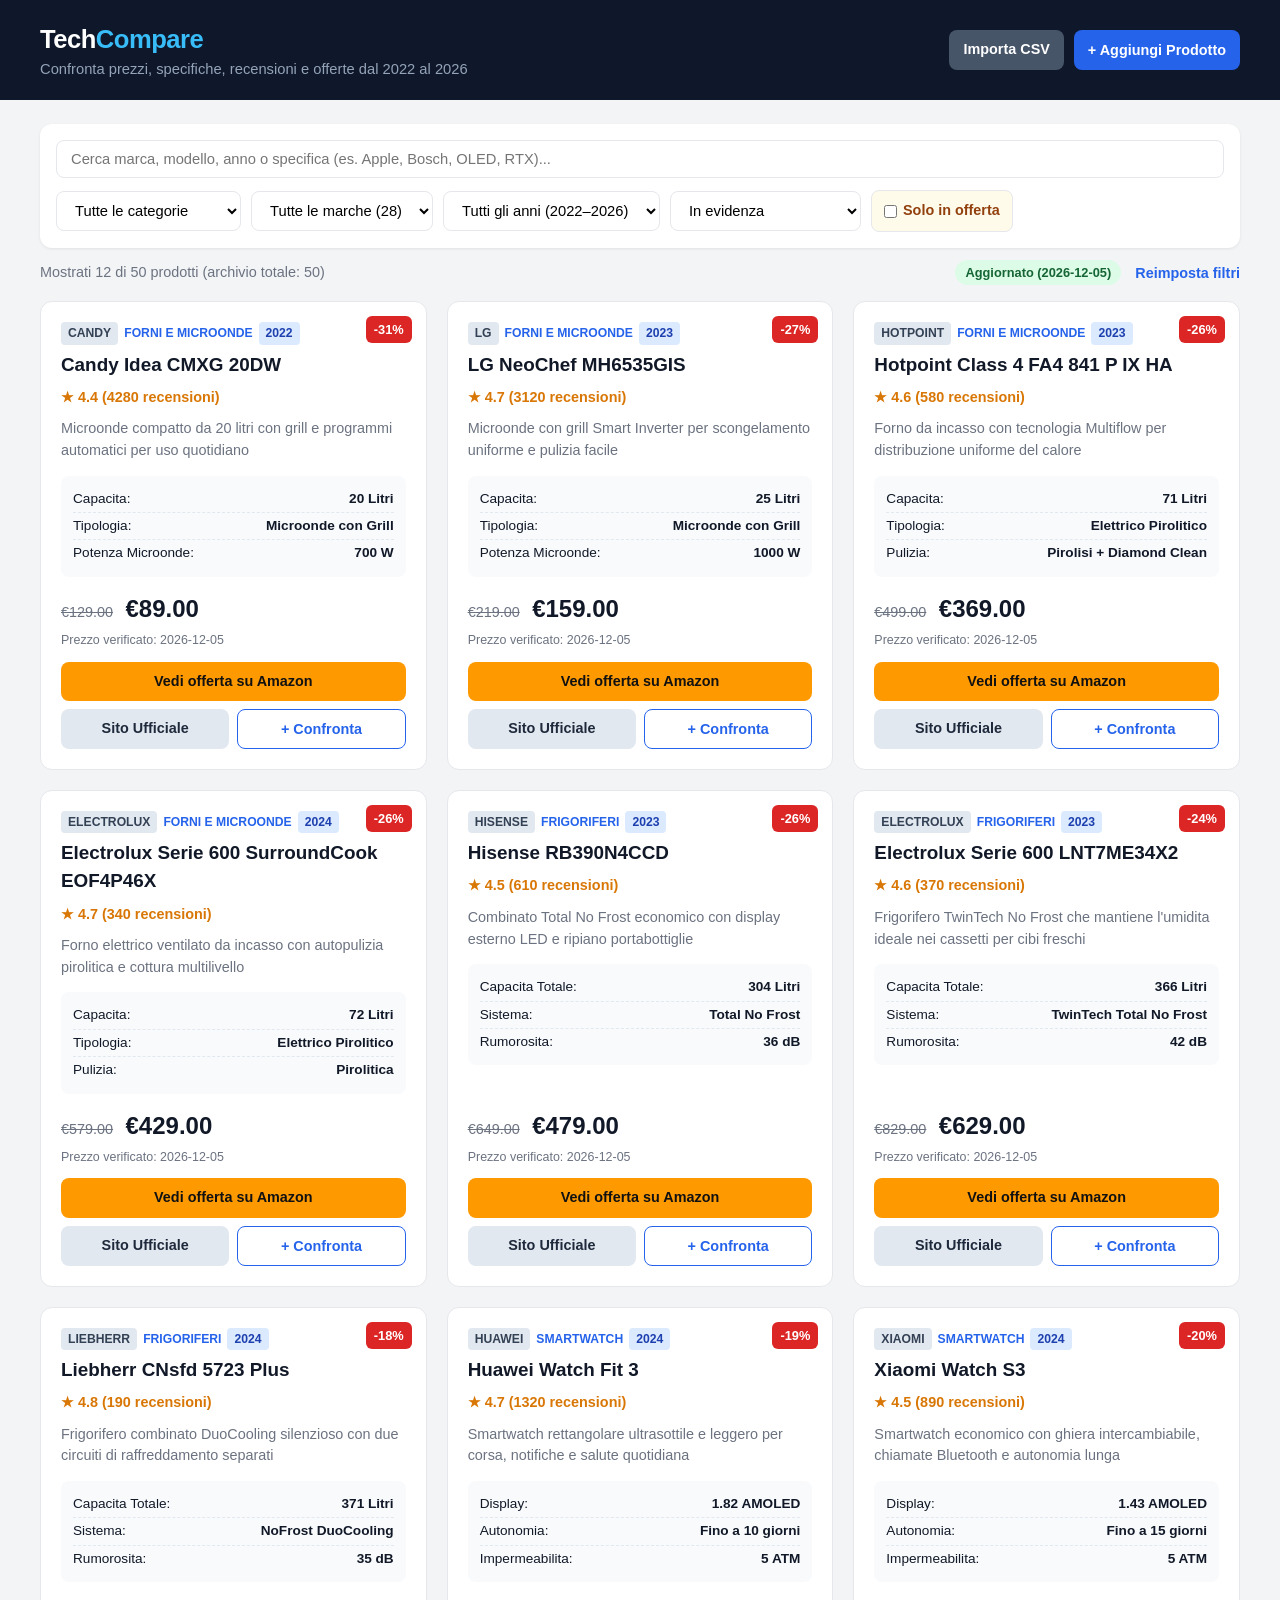
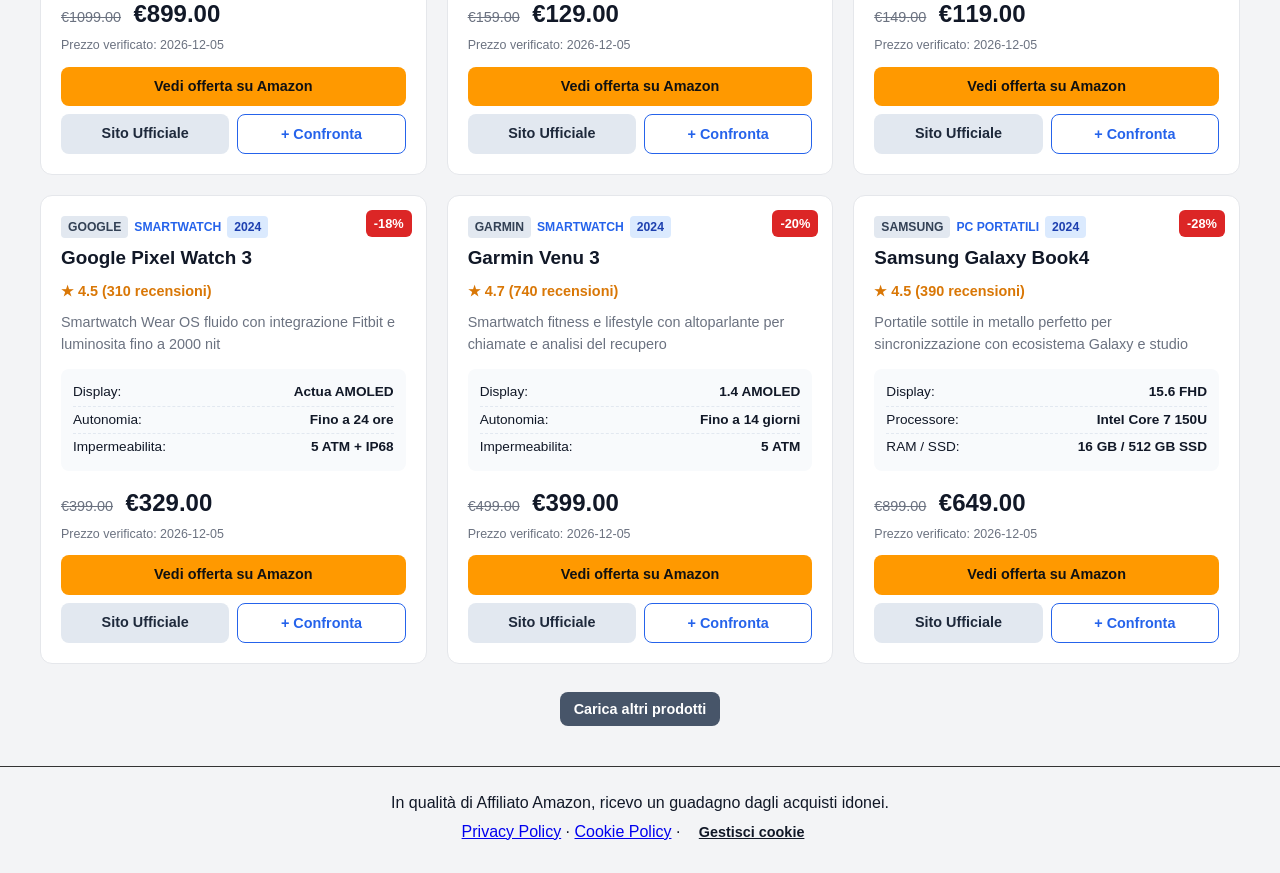
<file: index.html>
<!DOCTYPE html>
<html lang="it">
<head>
    <script async src="https://www.googletagmanager.com/gtm.js?id=GTM-NGF8P3R9"></script>
<script>
  window.dataLayer = window.dataLayer || [];
  function gtag(){dataLayer.push(arguments);}
  gtag('js', new Date());
</script>
    <meta name="google-site-verification" content="OJiOxNH1US3umjB7hF3ONZUEEXA5jTxyGhlz_hvo6xs" />
    <script async src="https://pagead2.googlesyndication.com/pagead/js/adsbygoogle.js?client=ca-pub-8686132972950213"
     crossorigin="anonymous"></script>
    <meta charset="UTF-8">
    <meta name="viewport" content="width=device-width, initial-scale=1.0">
    <title>TechCompare - Confronto Prezzi, Specifiche e Offerte (2022–2026)</title>
    <link rel="stylesheet" href="style.css">
</head>
<body>

    <header class="navbar">
        <div class="container nav-content">
            <div>
                <div class="logo">Tech<span>Compare</span></div>
                <p class="tagline">Confronta prezzi, specifiche, recensioni e offerte dal 2022 al 2026</p>
            </div>
            <div class="header-actions">
                <label for="csvFileInput" class="btn-secondary file-label">Importa CSV</label>
                <input type="file" id="csvFileInput" accept=".csv,text/csv" class="hidden">
                <button id="openAddModalBtn" class="btn-primary">+ Aggiungi Prodotto</button>
            </div>
        </div>
    </header>

    <main class="container">
        <!-- Barra Filtri e Ricerca -->
        <section class="controls">
            <div class="search-box">
                <input type="text" id="searchInput" placeholder="Cerca marca, modello, anno o specifica (es. Apple, Bosch, OLED, RTX)...">
            </div>

            <div class="filter-group">
                <select id="categoryFilter">
                    <option value="all">Tutte le categorie</option>
                    <option value="Smartphone">Smartphone</option>
                    <option value="PC Portatili">PC Portatili</option>
                    <option value="Smartwatch">Smartwatch</option>
                    <option value="Frigoriferi">Frigoriferi</option>
                    <option value="Forni e Microonde">Forni e Microonde</option>
                    <option value="Altri Elettrodomestici">Altri Elettrodomestici</option>
                </select>

                <select id="brandFilter">
                    <option value="all">Tutte le marche</option>
                </select>

                <select id="yearFilter">
                    <option value="all">Tutti gli anni (2022–2026)</option>
                    <option value="2026">2026</option>
                    <option value="2025">2025</option>
                    <option value="2024">2024</option>
                    <option value="2023">2023</option>
                    <option value="2022">2022</option>
                </select>

                <select id="sortFilter">
                    <option value="featured">In evidenza</option>
                    <option value="year-desc">Anno: dal più recente</option>
                    <option value="price-asc">Prezzo: dal più basso</option>
                    <option value="price-desc">Prezzo: dal più alto</option>
                    <option value="discount">Migliori offerte (%)</option>
                    <option value="rating">Voto recensioni</option>
                </select>

                <label class="offer-toggle">
                    <input type="checkbox" id="onlyOffersCheckbox">
                    <span>Solo in offerta</span>
                </label>
            </div>
        </section>

        <!-- Barra Riepilogo Risultati e Stato Sincronizzazione -->
        <section class="results-bar">
            <span id="resultsCount">0 prodotti trovati</span>
            <div class="results-right">
                <span id="syncStatus" class="sync-badge">Catalogo pronto</span>
                <button id="resetFiltersBtn" class="btn-link">Reimposta filtri</button>
            </div>
        </section>

        <!-- Barra Stato Confronto -->
        <section id="compareBar" class="compare-bar hidden">
            <div class="compare-info">
                <span id="compareCount">0</span>/3 prodotti selezionati per il confronto
            </div>
            <div class="compare-actions">
                <button id="clearCompareBtn" class="btn-secondary">Svuota</button>
                <button id="openCompareBtn" class="btn-primary">Confronta ora</button>
            </div>
        </section>

        <!-- Griglia Prodotti -->
        <section id="productsGrid" class="products-grid"></section>

        <!-- Paginazione -->
        <div class="pagination-box">
            <button id="loadMoreBtn" class="btn-secondary hidden">Carica altri prodotti</button>
        </div>
    </main>

    <!-- Modale Tabella Comparativa -->
    <div id="compareModal" class="modal hidden">
        <div class="modal-content">
            <div class="modal-header">
                <h2>Confronto Tecnico Dettagliato</h2>
                <button id="closeModalBtn" class="close-btn">&times;</button>
            </div>
            <div id="compareTableContainer" class="table-responsive"></div>
        </div>
    </div>

    <!-- Modale Aggiungi Nuovo Prodotto -->
    <div id="addModal" class="modal hidden">
        <div class="modal-content modal-small">
            <div class="modal-header">
                <h2>Aggiungi Prodotto (Qualsiasi Marca / Anno)</h2>
                <button id="closeAddModalBtn" class="close-btn">&times;</button>
            </div>
            <form id="addProductForm" class="add-form">
                <div class="form-row-3">
                    <label>Categoria
                        <select id="newCategoria" required>
                            <option value="Smartphone">Smartphone</option>
                            <option value="PC Portatili">PC Portatili</option>
                            <option value="Smartwatch">Smartwatch</option>
                            <option value="Frigoriferi">Frigoriferi</option>
                            <option value="Forni e Microonde">Forni e Microonde</option>
                            <option value="Altri Elettrodomestici">Altri Elettrodomestici</option>
                        </select>
                    </label>
                    <label>Marca
                        <input type="text" id="newMarca" required placeholder="es. Apple, Bosch, Sony...">
                    </label>
                    <label>Anno uscita
                        <input type="number" id="newAnno" min="2020" max="2030" value="2026" required>
                    </label>
                </div>

                <label>Modello
                    <input type="text" id="newModello" required placeholder="es. Galaxy S26 / Serie 6">
                </label>

                <div class="form-row">
                    <label>Prezzo Attuale (€)
                        <input type="number" step="0.01" id="newPrezzo" required placeholder="699.00">
                    </label>
                    <label>Prezzo Listino (€ - opzionale)
                        <input type="number" step="0.01" id="newListino" placeholder="899.00">
                    </label>
                </div>

                <label>Cosa fa / Descrizione breve
                    <textarea id="newCosaFa" rows="2" required placeholder="Spiega in breve a chi serve e cosa fa..."></textarea>
                </label>

                <label>Specifiche tecniche (una per riga nel formato Chiave: Valore)
                    <textarea id="newSpecifiche" rows="4" required placeholder="Display: 6.2 OLED 120Hz&#10;Processore: Snapdragon 8 Elite&#10;Batteria: 4500 mAh"></textarea>
                </label>

                <div class="form-row">
                    <label>Link Amazon (con tuo tag)
                        <input type="url" id="newLinkAmazon" value="https://www.amazon.it/?tag=TUO-TAG-21" required>
                    </label>
                    <label>Link Sito Ufficiale
                        <input type="url" id="newLinkUfficiale" value="https://www." required>
                    </label>
                </div>

                <button type="submit" class="btn-primary">Salva nel Catalogo</button>
            </form>
        </div>
    </div>

   <footer style="text-align:center; padding:1.5rem 1rem; border-top:1px solid #333; margin-top:2rem;">
  <p>In qualità di Affiliato Amazon, ricevo un guadagno dagli acquisti idonei.</p>
  <p>
    <a href="privacy.html">Privacy Policy</a> ·
    <a href="cookie.html">Cookie Policy</a> ·
    <button type="button" id="apri-cookie-banner" style="background:none;border:none;color:inherit;text-decoration:underline;cursor:pointer;">Gestisci cookie</button>
  </p>
</footer>





    <script src="script.js"></script>
</body>
</html>
</file>
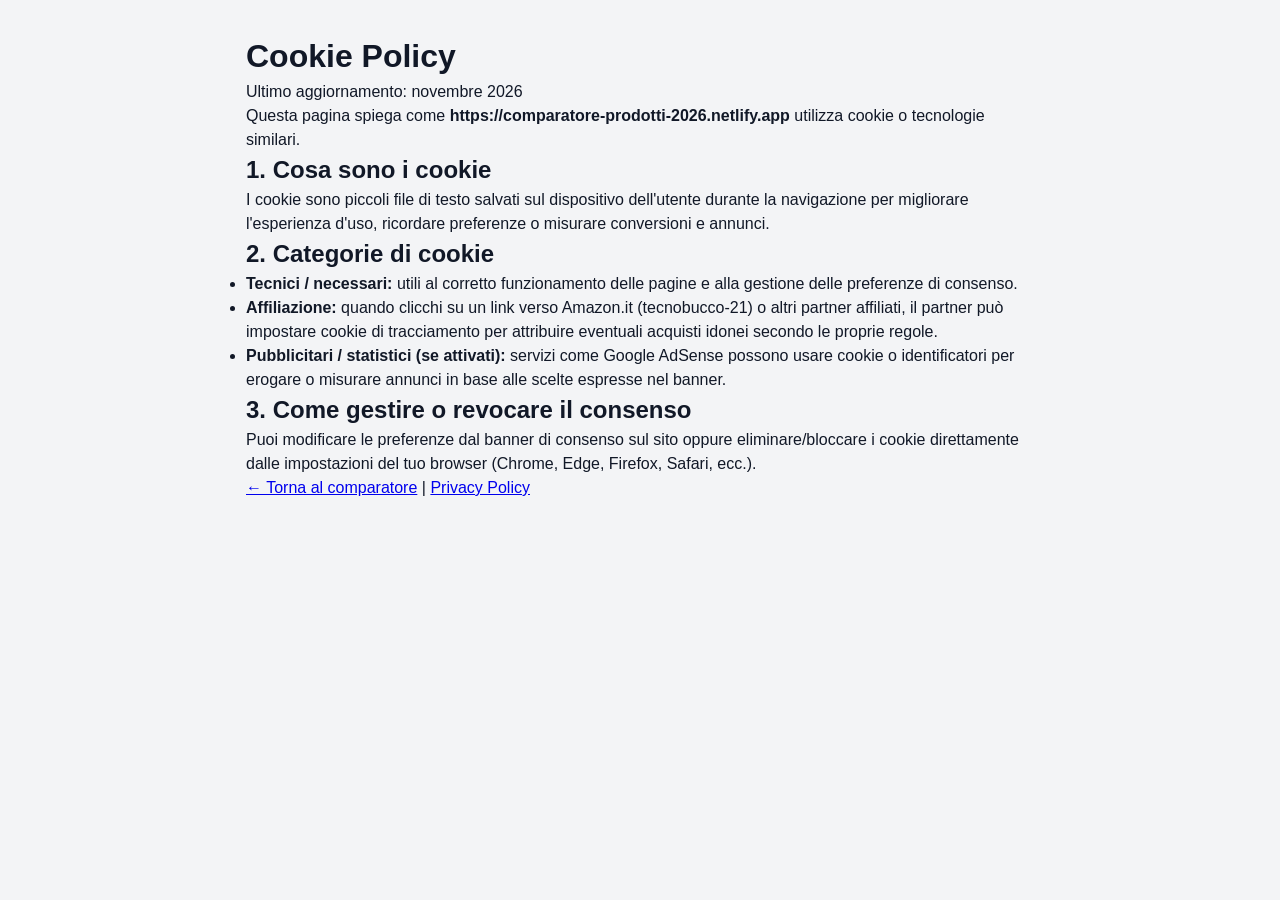
<file: cookie.html>
<!DOCTYPE html>
<html lang="it">
<head>
  <meta charset="UTF-8" />
  <meta name="viewport" content="width=device-width, initial-scale=1.0" />
  <title>Cookie Policy - Comparatore Prodotti</title>
  <link rel="stylesheet" href="style.css" />
</head>
<body>
  <main class="container" style="max-width: 820px; padding: 2rem 1rem;">
    <h1>Cookie Policy</h1>
    <p>Ultimo aggiornamento: novembre 2026</p>
    <p>Questa pagina spiega come <strong>https://comparatore-prodotti-2026.netlify.app</strong> utilizza cookie o tecnologie similari.</p>
    <h2>1. Cosa sono i cookie</h2>
    <p>I cookie sono piccoli file di testo salvati sul dispositivo dell'utente durante la navigazione per migliorare l'esperienza d'uso, ricordare preferenze o misurare conversioni e annunci.</p>
    <h2>2. Categorie di cookie</h2>
    <ul>
      <li><strong>Tecnici / necessari:</strong> utili al corretto funzionamento delle pagine e alla gestione delle preferenze di consenso.</li>
      <li><strong>Affiliazione:</strong> quando clicchi su un link verso Amazon.it (<code>tecnobucco-21</code>) o altri partner affiliati, il partner può impostare cookie di tracciamento per attribuire eventuali acquisti idonei secondo le proprie regole.</li>
      <li><strong>Pubblicitari / statistici (se attivati):</strong> servizi come Google AdSense possono usare cookie o identificatori per erogare o misurare annunci in base alle scelte espresse nel banner.</li>
    </ul>
    <h2>3. Come gestire o revocare il consenso</h2>
    <p>Puoi modificare le preferenze dal banner di consenso sul sito oppure eliminare/bloccare i cookie direttamente dalle impostazioni del tuo browser (Chrome, Edge, Firefox, Safari, ecc.).</p>
    <p><a href="index.html">← Torna al comparatore</a> | <a href="privacy.html">Privacy Policy</a></p>
  </main>
</body>
</html>
</file>
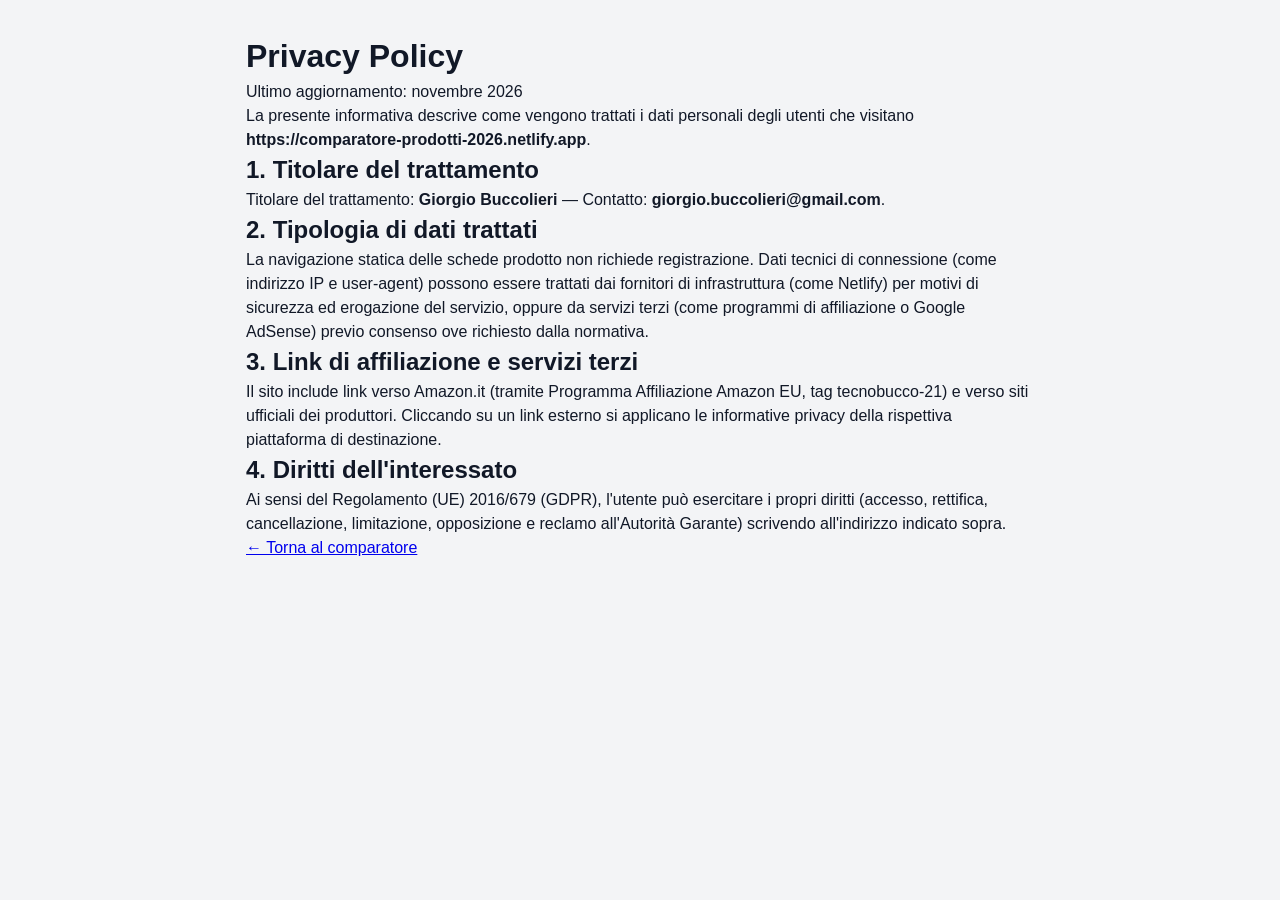
<file: privacy.html>
<!DOCTYPE html>
<html lang="it">
<head>
  <meta charset="UTF-8" />
  <meta name="viewport" content="width=device-width, initial-scale=1.0" />
  <title>Privacy Policy - Comparatore Prodotti</title>
  <link rel="stylesheet" href="style.css" />
</head>
<body>
  <main class="container" style="max-width: 820px; padding: 2rem 1rem;">
    <h1>Privacy Policy</h1>
    <p>Ultimo aggiornamento: novembre 2026</p>
    <p>La presente informativa descrive come vengono trattati i dati personali degli utenti che visitano <strong>https://comparatore-prodotti-2026.netlify.app</strong>.</p>
    <h2>1. Titolare del trattamento</h2>
    <p>Titolare del trattamento: <strong>Giorgio Buccolieri</strong> — Contatto: <strong>giorgio.buccolieri@gmail.com</strong>.</p>
    <h2>2. Tipologia di dati trattati</h2>
    <p>La navigazione statica delle schede prodotto non richiede registrazione. Dati tecnici di connessione (come indirizzo IP e user-agent) possono essere trattati dai fornitori di infrastruttura (come Netlify) per motivi di sicurezza ed erogazione del servizio, oppure da servizi terzi (come programmi di affiliazione o Google AdSense) previo consenso ove richiesto dalla normativa.</p>
    <h2>3. Link di affiliazione e servizi terzi</h2>
    <p>Il sito include link verso Amazon.it (tramite Programma Affiliazione Amazon EU, tag <code>tecnobucco-21</code>) e verso siti ufficiali dei produttori. Cliccando su un link esterno si applicano le informative privacy della rispettiva piattaforma di destinazione.</p>
    <h2>4. Diritti dell'interessato</h2>
    <p>Ai sensi del Regolamento (UE) 2016/679 (GDPR), l'utente può esercitare i propri diritti (accesso, rettifica, cancellazione, limitazione, opposizione e reclamo all'Autorità Garante) scrivendo all'indirizzo indicato sopra.</p>
    <p><a href="index.html">← Torna al comparatore</a></p>
  </main>
</body>
</html>
</file>
<file: style.css>
:root {
    --primary: #2563eb;
    --primary-dark: #1d4ed8;
    --amazon: #ff9900;
    --amazon-hover: #e68a00;
    --bg: #f3f4f6;
    --card-bg: #ffffff;
    --text: #111827;
    --text-muted: #6b7280;
    --border: #e5e7eb;
    --success: #16a34a;
    --danger: #dc2626;
}

* {
    box-sizing: border-box;
    margin: 0;
    padding: 0;
    font-family: -apple-system, BlinkMacSystemFont, "Segoe UI", Roboto, sans-serif;
}

body {
    background-color: var(--bg);
    color: var(--text);
    line-height: 1.5;
}

.container {
    max-width: 1240px;
    margin: 0 auto;
    padding: 0 20px;
}

/* Header */
.navbar {
    background: #0f172a;
    color: white;
    padding: 20px 0;
    margin-bottom: 24px;
}

.nav-content {
    display: flex;
    justify-content: space-between;
    align-items: center;
    flex-wrap: wrap;
    gap: 12px;
}

.header-actions {
    display: flex;
    gap: 10px;
    flex-wrap: wrap;
}

.file-label {
    display: inline-flex;
    align-items: center;
}

.logo {
    font-size: 1.6rem;
    font-weight: 800;
    letter-spacing: -0.5px;
}

.logo span {
    color: #38bdf8;
}

.tagline {
    color: #94a3b8;
    font-size: 0.92rem;
}

/* Filtri */
.controls {
    display: flex;
    gap: 12px;
    flex-wrap: wrap;
    margin-bottom: 12px;
    background: var(--card-bg);
    padding: 16px;
    border-radius: 12px;
    box-shadow: 0 1px 3px rgba(0,0,0,0.08);
}

.search-box {
    flex: 1;
    min-width: 220px;
}

.search-box input,
.filter-group select {
    width: 100%;
    padding: 10px 14px;
    border: 1px solid var(--border);
    border-radius: 8px;
    font-size: 0.92rem;
    outline: none;
}

.search-box input:focus,
.filter-group select:focus {
    border-color: var(--primary);
}

.filter-group {
    display: flex;
    gap: 10px;
    flex-wrap: wrap;
    align-items: center;
}

.filter-group select {
    width: auto;
    min-width: 155px;
    background: white;
}

.offer-toggle {
    display: inline-flex;
    align-items: center;
    gap: 6px;
    padding: 9px 12px;
    border: 1px solid var(--border);
    border-radius: 8px;
    background: #fffbeb;
    font-size: 0.9rem;
    font-weight: 600;
    color: #92400e;
    cursor: pointer;
    user-select: none;
}

.results-bar {
    display: flex;
    justify-content: space-between;
    align-items: center;
    flex-wrap: wrap;
    gap: 10px;
    margin-bottom: 16px;
    font-size: 0.9rem;
    color: var(--text-muted);
}

.results-right {
    display: flex;
    align-items: center;
    gap: 14px;
}

.sync-badge {
    background: #dcfce7;
    color: #166534;
    padding: 3px 10px;
    border-radius: 999px;
    font-size: 0.8rem;
    font-weight: 600;
}

.btn-link {
    background: none;
    color: var(--primary);
    padding: 0;
    font-weight: 600;
}

.btn-link:hover {
    text-decoration: underline;
}

/* Barra Confronto Fissa */
.compare-bar {
    position: sticky;
    top: 12px;
    z-index: 90;
    background: #1e293b;
    color: white;
    padding: 14px 20px;
    border-radius: 10px;
    margin-bottom: 20px;
    display: flex;
    justify-content: space-between;
    align-items: center;
    box-shadow: 0 10px 25px rgba(0,0,0,0.2);
}

.hidden {
    display: none !important;
}

.compare-actions {
    display: flex;
    gap: 10px;
}

/* Pulsanti */
button, .btn-amazon, .btn-official, .file-label {
    cursor: pointer;
    border: none;
    border-radius: 8px;
    font-weight: 600;
    font-size: 0.9rem;
    padding: 9px 14px;
    text-decoration: none;
    text-align: center;
    transition: all 0.2s;
}

.btn-primary {
    background: var(--primary);
    color: white;
}

.btn-primary:hover {
    background: var(--primary-dark);
}

.btn-secondary {
    background: #475569;
    color: white;
}

.btn-secondary:hover {
    background: #334155;
}

/* Griglia Prodotti */
.products-grid {
    display: grid;
    grid-template-columns: repeat(auto-fill, minmax(310px, 1fr));
    gap: 20px;
    margin-bottom: 28px;
}

.card {
    background: var(--card-bg);
    border-radius: 12px;
    padding: 20px;
    border: 1px solid var(--border);
    display: flex;
    flex-direction: column;
    justify-content: space-between;
    transition: transform 0.2s, box-shadow 0.2s;
    position: relative;
}

.card:hover {
    transform: translateY(-3px);
    box-shadow: 0 10px 20px rgba(0,0,0,0.06);
}

.card.selected {
    border: 2px solid var(--primary);
}

.badge-discount {
    position: absolute;
    top: 14px;
    right: 14px;
    background: var(--danger);
    color: white;
    font-size: 0.8rem;
    font-weight: 700;
    padding: 4px 8px;
    border-radius: 6px;
}

.card-meta {
    display: flex;
    gap: 6px;
    align-items: center;
    flex-wrap: wrap;
    font-size: 0.76rem;
    text-transform: uppercase;
    font-weight: 700;
    padding-right: 52px;
}

.card-category {
    color: var(--primary);
}

.card-brand-badge {
    background: #e2e8f0;
    color: #334155;
    padding: 2px 7px;
    border-radius: 4px;
}

.card-year-badge {
    background: #dbeafe;
    color: #1e40af;
    padding: 2px 7px;
    border-radius: 4px;
}

.card-title {
    font-size: 1.18rem;
    margin: 6px 0 8px;
}

.rating {
    font-size: 0.9rem;
    color: #d97706;
    font-weight: 600;
    margin-bottom: 10px;
}

.card-summary {
    font-size: 0.9rem;
    color: var(--text-muted);
    margin-bottom: 14px;
}

.specs-preview {
    list-style: none;
    background: #f8fafc;
    padding: 10px 12px;
    border-radius: 8px;
    margin-bottom: 14px;
    font-size: 0.85rem;
}

.specs-preview li {
    display: flex;
    justify-content: space-between;
    gap: 8px;
    padding: 3px 0;
    border-bottom: 1px dashed #e2e8f0;
}

.specs-preview li:last-child {
    border-bottom: none;
}

.price-box {
    margin-bottom: 4px;
}

.old-price {
    text-decoration: line-through;
    color: var(--text-muted);
    font-size: 0.9rem;
    margin-right: 8px;
}

.current-price {
    font-size: 1.5rem;
    font-weight: 800;
    color: var(--text);
}

.updated-at {
    font-size: 0.78rem;
    color: var(--text-muted);
    margin-bottom: 12px;
}

.card-actions {
    display: flex;
    flex-direction: column;
    gap: 8px;
}

.btn-amazon {
    background: var(--amazon);
    color: #111;
}

.btn-amazon:hover {
    background: var(--amazon-hover);
}

.links-row {
    display: grid;
    grid-template-columns: 1fr 1fr;
    gap: 8px;
}

.btn-official {
    background: #e2e8f0;
    color: #1e293b;
}

.btn-official:hover {
    background: #cbd5e1;
}

.btn-compare {
    background: white;
    border: 1px solid var(--primary);
    color: var(--primary);
}

.btn-compare.active {
    background: var(--primary);
    color: white;
}

/* Paginazione */
.pagination-box {
    display: flex;
    justify-content: center;
    margin-bottom: 40px;
}

/* Modali */
.modal {
    position: fixed;
    inset: 0;
    background: rgba(15, 23, 42, 0.75);
    display: flex;
    align-items: center;
    justify-content: center;
    z-index: 1000;
    padding: 20px;
}

.modal-content {
    background: white;
    width: 100%;
    max-width: 1000px;
    max-height: 90vh;
    border-radius: 14px;
    overflow: hidden;
    display: flex;
    flex-direction: column;
}

.modal-small {
    max-width: 640px;
}

.modal-header {
    padding: 18px 24px;
    border-bottom: 1px solid var(--border);
    display: flex;
    justify-content: space-between;
    align-items: center;
}

.close-btn {
    background: none;
    font-size: 1.8rem;
    line-height: 1;
    color: var(--text-muted);
}

.table-responsive {
    overflow: auto;
    padding: 20px;
}

.compare-table {
    width: 100%;
    border-collapse: collapse;
    min-width: 600px;
}

.compare-table th,
.compare-table td {
    border: 1px solid var(--border);
    padding: 12px 14px;
    text-align: left;
    vertical-align: top;
    font-size: 0.92rem;
}

.compare-table th {
    background: #f8fafc;
    width: 180px;
    font-weight: 700;
}

.pro-list {
    color: var(--success);
    padding-left: 16px;
}

.contro-list {
    color: var(--danger);
    padding-left: 16px;
}

/* Form Aggiungi Prodotto */
.add-form {
    padding: 20px 24px;
    overflow-y: auto;
    display: flex;
    flex-direction: column;
    gap: 12px;
}

.form-row {
    display: grid;
    grid-template-columns: 1fr 1fr;
    gap: 12px;
}

.form-row-3 {
    display: grid;
    grid-template-columns: repeat(3, 1fr);
    gap: 12px;
}

.add-form label {
    display: flex;
    flex-direction: column;
    gap: 4px;
    font-size: 0.88rem;
    font-weight: 600;
}

.add-form input,
.add-form select,
.add-form textarea {
    padding: 9px 12px;
    border: 1px solid var(--border);
    border-radius: 8px;
    font-size: 0.92rem;
}

/* Footer */
.footer {
    background: #0f172a;
    color: #94a3b8;
    padding: 24px 0;
    font-size: 0.85rem;
    text-align: center;
}

.footer p + p {
    margin-top: 8px;
}
</file>
